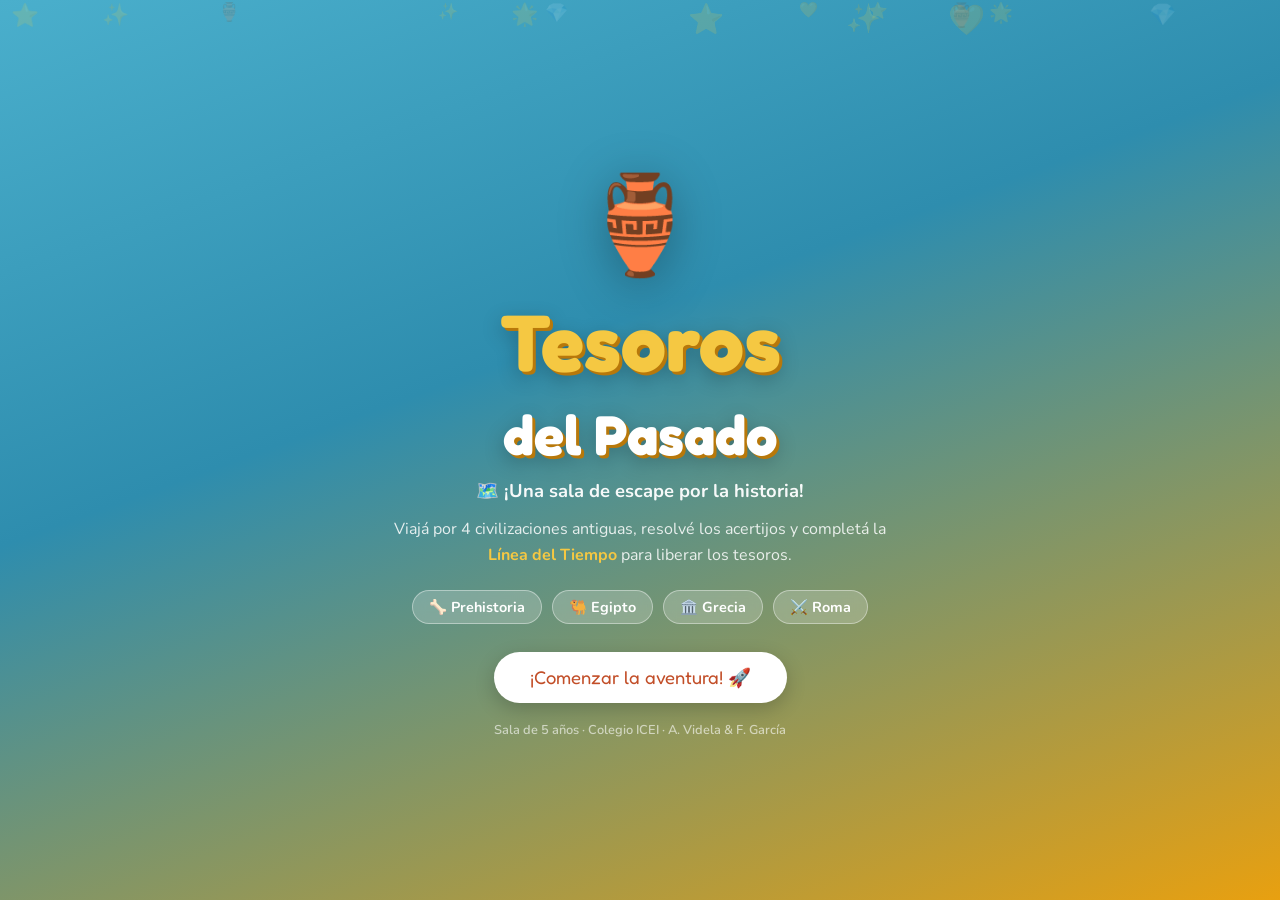
<file: escaperoom/index.html>
<!DOCTYPE html>
<html lang="es">
<head>
  <meta charset="UTF-8" />
  <meta name="viewport" content="width=device-width, initial-scale=1.0" />
  <title>🏺 Sala de Escape — Tesoros del Pasado</title>
  <link rel="stylesheet" href="styles.css" />
  <link rel="preconnect" href="https://fonts.googleapis.com" />
  <link rel="preconnect" href="https://fonts.gstatic.com" crossorigin />
  <link href="https://fonts.googleapis.com/css2?family=Fredoka+One&family=Nunito:wght@400;600;700;800&display=swap" rel="stylesheet" />
</head>
<body>

<!-- ══════════════════════════════════════════
     PANTALLA: INTRO
══════════════════════════════════════════ -->
<div id="screen-intro" class="screen active">
  <div class="particles" id="intro-particles"></div>
  <div class="intro-wrap">
    <div class="chest-anim">🏺</div>
    <h1 class="logo-title">Tesoros<br/><span>del Pasado</span></h1>
    <p class="intro-subtitle">🗺️ ¡Una sala de escape por la historia!</p>
    <p class="intro-desc">
      Viajá por 4 civilizaciones antiguas, resolvé los acertijos
      y completá la <strong>Línea del Tiempo</strong> para liberar los tesoros.
    </p>
    <div class="intro-civs">
      <span>🦴 Prehistoria</span>
      <span>🐫 Egipto</span>
      <span>🏛️ Grecia</span>
      <span>⚔️ Roma</span>
    </div>
    <button class="btn-primary" onclick="Game.start()">¡Comenzar la aventura! 🚀</button>
    <p class="school-tag">Sala de 5 años · Colegio ICEI · A. Videla &amp; F. García</p>
  </div>
</div>

<!-- ══════════════════════════════════════════
     PANTALLA: JUEGO
══════════════════════════════════════════ -->
<div id="screen-game" class="screen" style="display:none">

  <!-- HUD top -->
  <div class="hud">
    <div class="hud-level">
      <span class="hud-emoji" id="hud-emoji">🦴</span>
      <span id="hud-civ">Prehistoria</span>
    </div>
    <div class="hud-progress">
      <span id="hud-q">Acertijo 1 / 3</span>
      <div class="hud-dots" id="hud-dots"></div>
    </div>
    <button class="btn-timeline-peek" onclick="Timeline.toggle()">⏳ Línea del Tiempo</button>
  </div>

  <!-- TIMELINE drawer -->
  <div class="timeline-drawer" id="timeline-drawer">
    <div class="timeline-inner">
      <h3>🗺️ Tu línea del tiempo</h3>
      <div class="tl-track" id="tl-track"></div>
    </div>
  </div>

  <!-- PUZZLE STAGE -->
  <div class="stage" id="stage"></div>

  <!-- FEEDBACK overlay -->
  <div class="feedback-overlay hidden" id="feedback-overlay">
    <div class="feedback-box" id="feedback-box">
      <div class="feedback-emoji" id="feedback-emoji"></div>
      <p class="feedback-msg" id="feedback-msg"></p>
      <button class="btn-primary" id="feedback-btn">Siguiente →</button>
    </div>
  </div>

</div>

<!-- ══════════════════════════════════════════
     PANTALLA: TRANSICIÓN DE NIVEL
══════════════════════════════════════════ -->
<div id="screen-level" class="screen" style="display:none">
  <div class="level-wrap">

    <div class="level-badge-wrap">
      <div class="level-badge-ring"></div>
      <div class="level-badge" id="level-badge">🦴</div>
    </div>

    <h2 class="level-title" id="level-title">¡Nivel completado!</h2>
    <p class="level-subtitle" id="level-subtitle">Desbloqueaste un nuevo tesoro en la línea del tiempo</p>
    <p class="level-fact" id="level-fact"></p>

    <!-- Línea del tiempo progresiva -->
    <div class="level-timeline-wrap">
      <h3 class="ltl-heading">🗺️ Línea del Tiempo</h3>
      <div class="level-timeline" id="level-timeline"></div>
    </div>

    <button class="btn-level-next" id="level-next-btn" onclick="Game.goNextLevel()">
      <span id="level-next-label">¡Siguiente civilización!</span>
      <span id="level-next-emoji" class="btn-next-emoji">→</span>
    </button>

  </div>
</div>

<!-- ══════════════════════════════════════════
     PANTALLA: VICTORIA
══════════════════════════════════════════ -->
<div id="screen-win" class="screen" style="display:none">
  <div class="win-wrap">
    <div class="win-trophy">🏆</div>
    <h2 class="win-title">¡Felicitaciones!<br/>¡Liberaste todos los tesoros!</h2>
    <p class="win-sub">Completaste la Línea del Tiempo de la humanidad 🌍</p>

    <div class="win-timeline">
      <div class="wtl-item"><span class="wtl-dot">🦴</span><div><strong>Prehistoria</strong><em>Los primeros humanos</em></div></div>
      <div class="wtl-connector"></div>
      <div class="wtl-item"><span class="wtl-dot">🐫</span><div><strong>Antiguo Egipto</strong><em>Faraones y pirámides</em></div></div>
      <div class="wtl-connector"></div>
      <div class="wtl-item"><span class="wtl-dot">🏛️</span><div><strong>Grecia</strong><em>Dioses y filósofos</em></div></div>
      <div class="wtl-connector"></div>
      <div class="wtl-item"><span class="wtl-dot">⚔️</span><div><strong>Roma</strong><em>Emperadores y coliseos</em></div></div>
    </div>

    <button class="btn-primary" onclick="Game.restart()">🔄 Jugar de nuevo</button>
    <p class="school-tag">Sala de 5 · Colegio ICEI · 2025</p>
  </div>
</div>

<script src="puzzles.js"></script>
<script src="script.js"></script>
</body>
</html>
</file>
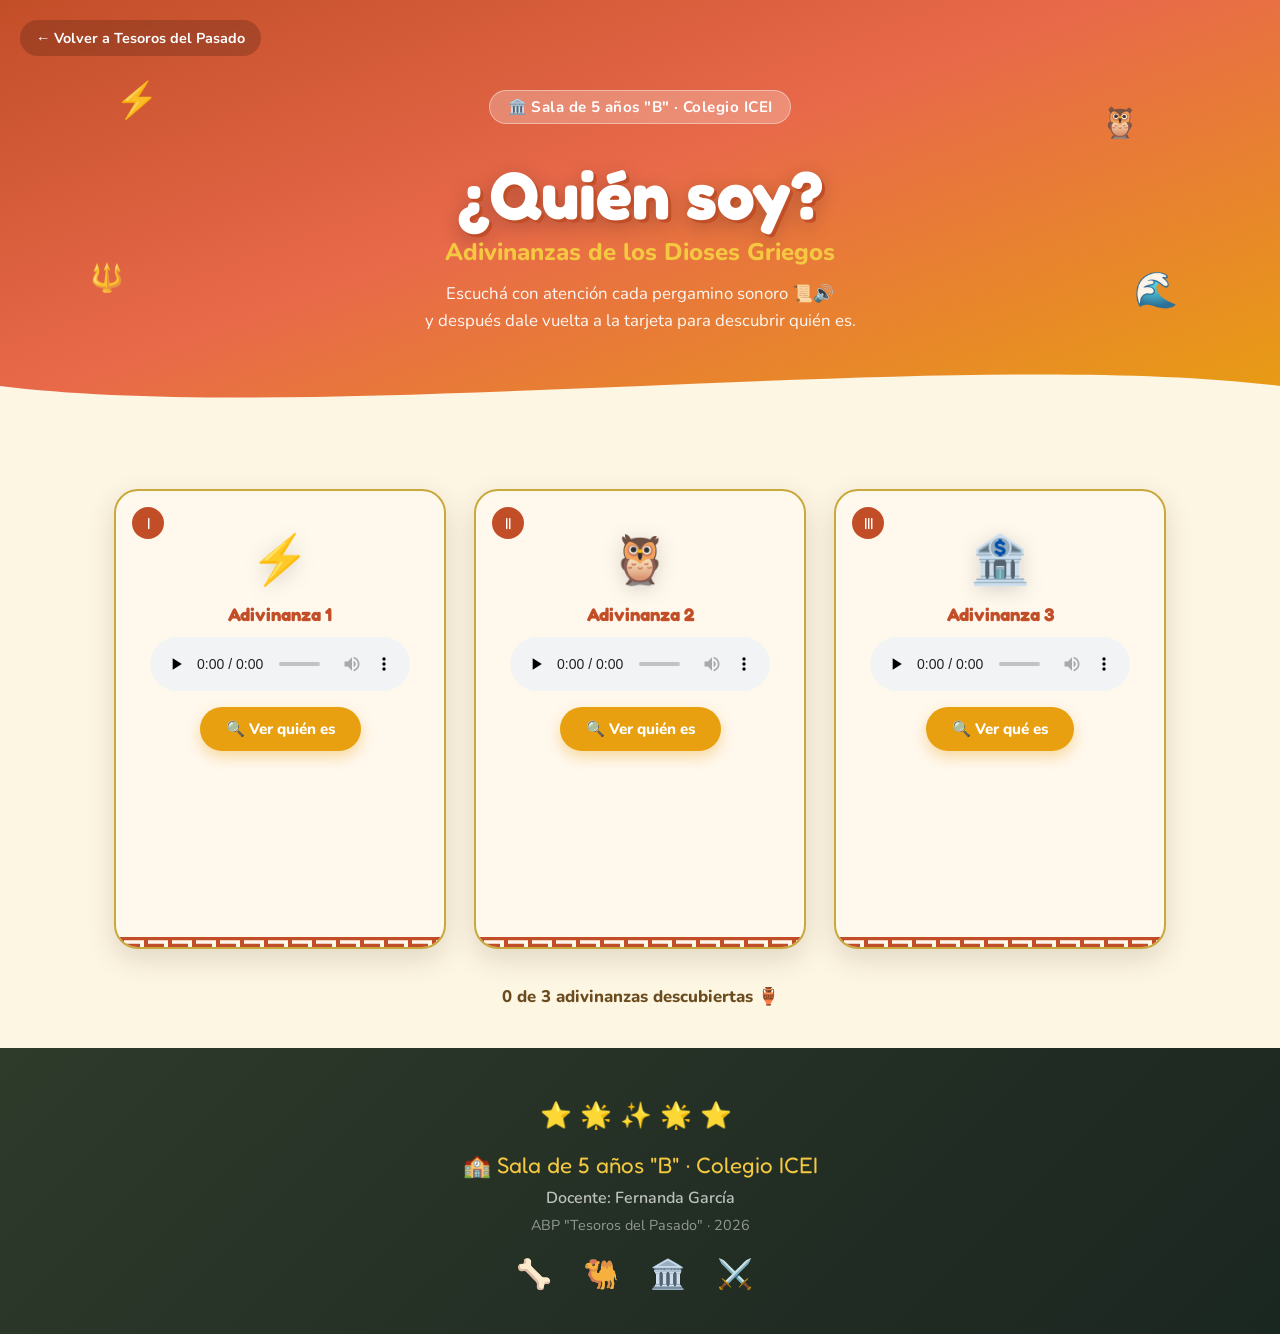
<file: grecia/adivinanzas.html>
<!DOCTYPE html>
<html lang="es">
<head>
  <meta charset="UTF-8" />
  <meta name="viewport" content="width=device-width, initial-scale=1.0" />
  <title>Adivinanzas de los Dioses · Tesoros del Pasado · ICEI</title>
  <link rel="stylesheet" href="../styles.css" />
  <link rel="stylesheet" href="adivinanzas-styles.css" />
  <link rel="preconnect" href="https://fonts.googleapis.com" />
  <link rel="preconnect" href="https://fonts.gstatic.com" crossorigin />
  <link href="https://fonts.googleapis.com/css2?family=Fredoka+One&family=Nunito:wght@400;600;700;800&display=swap" rel="stylesheet" />
</head>
<body class="adiv-body">

  <!-- Partículas de fondo (mismo efecto que la landing) -->
  <div class="particles" id="particles"></div>

  <!-- MINI HERO -->
  <header class="adiv-hero">
    <a href="../index.html" class="adiv-back">← Volver a Tesoros del Pasado</a>

    <div class="adiv-hero-deco deco-a">⚡</div>
    <div class="adiv-hero-deco deco-b">🦉</div>
    <div class="adiv-hero-deco deco-c">🔱</div>
    <div class="adiv-hero-deco deco-d">🌊</div>

    <div class="adiv-hero-content">
      <p class="school-tag">🏛️ Sala de 5 años "B" · Colegio ICEI</p>
      <h1 class="adiv-title">
        <span>¿Quién soy?</span>
        <span class="adiv-title-sub">Adivinanzas de los Dioses Griegos</span>
      </h1>
      <p class="adiv-subtitle">
        Escuchá con atención cada pergamino sonoro 📜🔊<br/>
        y después dale vuelta a la tarjeta para descubrir quién es.
      </p>
    </div>

    <div class="wave-divider">
      <svg viewBox="0 0 1440 80" preserveAspectRatio="none" xmlns="http://www.w3.org/2000/svg">
        <path d="M0,40 C360,80 1080,0 1440,40 L1440,80 L0,80 Z" fill="var(--bg-main)"/>
      </svg>
    </div>
  </header>

  <!-- GRID DE ADIVINANZAS -->
  <main class="adiv-main">
    <div class="container">

      <div class="adiv-grid">

        <!-- ADIVINANZA 1 · ZEUS -->
        <div class="riddle-card" data-riddle="1">
          <div class="riddle-inner">

            <div class="riddle-face riddle-front">
              <div class="riddle-number">I</div>
              <span class="riddle-icon">⚡</span>
              <h2 class="riddle-label">Adivinanza 1</h2>
                   <audio class="riddle-audio" controls preload="none">
                <source src="zeus.mp3" type="audio/mpeg" />
              </audio>
              <button type="button" class="riddle-flip-btn">
                <span>🔍 Ver quién es</span>
              </button>
            </div>

            <div class="riddle-face riddle-back">
              <div class="riddle-img-carousel">
                <div class="riddle-img-track">
                  <img src="Zeus.jpeg" alt="Dibujo de Zeus - producción 1" class="riddle-carousel-img active" />
                  <img src="Zeus2.jpeg" alt="Dibujo de Zeus - producción 2" class="riddle-carousel-img" />
                </div>
                <button type="button" class="riddle-carousel-btn prev" aria-label="Dibujo anterior">‹</button>
                <button type="button" class="riddle-carousel-btn next" aria-label="Dibujo siguiente">›</button>
                <div class="riddle-carousel-dots">
                  <button type="button" class="riddle-dot-btn active" data-index="0" aria-label="Ver dibujo 1"></button>
                  <button type="button" class="riddle-dot-btn" data-index="1" aria-label="Ver dibujo 2"></button>
                </div>
              </div>
              <h3 class="riddle-answer-name">¡Soy Zeus! ⚡</h3>
              <p class="riddle-answer-fact">Dios del cielo y el trueno, rey del Olimpo.</p>
              <button type="button" class="riddle-flip-btn riddle-flip-back">
                <span>↩ Volver</span>
              </button>
            </div>

          </div>
        </div>

        <!-- ADIVINANZA 2 · ATENEA -->
        <div class="riddle-card" data-riddle="2">
          <div class="riddle-inner">

            <div class="riddle-face riddle-front">
              <div class="riddle-number">II</div>
              <span class="riddle-icon">🦉</span>
              <h2 class="riddle-label">Adivinanza 2</h2>
             
              <audio class="riddle-audio" controls preload="none">
                <source src="Atenea.mp4" type="audio/mpeg" />
              </audio>
              <button type="button" class="riddle-flip-btn">
                <span>🔍 Ver quién es</span>
              </button>
            </div>

           <div class="riddle-face riddle-back">
              <div class="riddle-img-carousel">
                <div class="riddle-img-track">
                  <img src="atenea.jpeg" alt="Dibujo de Zeus - producción 1" class="riddle-carousel-img active" />
                  <img src="Atenea2.jpeg" alt="Dibujo de Zeus - producción 2" class="riddle-carousel-img" />
                </div>
                <button type="button" class="riddle-carousel-btn prev" aria-label="Dibujo anterior">‹</button>
                <button type="button" class="riddle-carousel-btn next" aria-label="Dibujo siguiente">›</button>
                <div class="riddle-carousel-dots">
                  <button type="button" class="riddle-dot-btn active" data-index="0" aria-label="Ver dibujo 1"></button>
                  <button type="button" class="riddle-dot-btn" data-index="1" aria-label="Ver dibujo 2"></button>
                </div>
              </div>
              <h3 class="riddle-answer-name">¡Soy Atenea! 🦉</h3>
              <p class="riddle-answer-fact">Diosa de la sabiduría y la estrategia.</p>
              <button type="button" class="riddle-flip-btn riddle-flip-back">
                <span>↩ Volver</span>
              </button>
            </div>

          </div>
        </div>

        <!-- ADIVINANZA 3 · PARTENÓN -->
        <div class="riddle-card" data-riddle="2">
          <div class="riddle-inner">

            <div class="riddle-face riddle-front">
              <div class="riddle-number">III</div>
              <span class="riddle-icon">🏦</span>
              <h2 class="riddle-label">Adivinanza 3</h2>
             
              <audio class="riddle-audio" controls preload="none">
                <source src="Partenon.mp4" type="audio/mpeg" />
              </audio>
              <button type="button" class="riddle-flip-btn">
                <span>🔍 Ver qué es</span>
              </button>
            </div>

           <div class="riddle-face riddle-back">
              <div class="riddle-img-carousel">
                <div class="riddle-img-track">
                   <!-- agregar imagenessssssssssss PARTENÓN -->
                  <img src="partenon.jpeg" alt="Maqueta Partenon" class="riddle-carousel-img active" />
                  <img src="partenon2.jpeg" alt="Maqueta Partenon" class="riddle-carousel-img active" />
                </div>
                <button type="button" class="riddle-carousel-btn prev" aria-label="Dibujo anterior">‹</button>
                <button type="button" class="riddle-carousel-btn next" aria-label="Dibujo siguiente">›</button>
                <div class="riddle-carousel-dots">
                  <button type="button" class="riddle-dot-btn active" data-index="0" aria-label="Ver dibujo 1"></button>
                  <button type="button" class="riddle-dot-btn" data-index="1" aria-label="Ver dibujo 2"></button>
                </div>
              </div>
              <h3 class="riddle-answer-name">¡El Partenón! 🏦</h3>
              <p class="riddle-answer-fact">Templo griego.</p>
              <button type="button" class="riddle-flip-btn riddle-flip-back">
                <span>↩ Volver</span>
              </button>
            </div>

          </div>
        </div>


 
        </div>

      </div>

      <p class="adiv-progress" id="adivProgress">0 de 4 adivinanzas descubiertas 🏺</p>

    </div>
  </main>

  <!-- FOOTER -->
  <footer class="footer">
    <div class="container">
      <div class="footer-stars">⭐🌟✨🌟⭐</div>
      <p class="footer-school">🏫 Sala de 5 años "B" · Colegio ICEI</p>
      <p class="footer-teachers">Docente: Fernanda García</p>
      <p class="footer-year">ABP "Tesoros del Pasado" · 2026</p>
      <div class="footer-emojis">🦴 🐫 🏛️ ⚔️</div>
    </div>
  </footer>

  <script src="adivinanzas-script.js"></script>
</body>
</html>
</file>
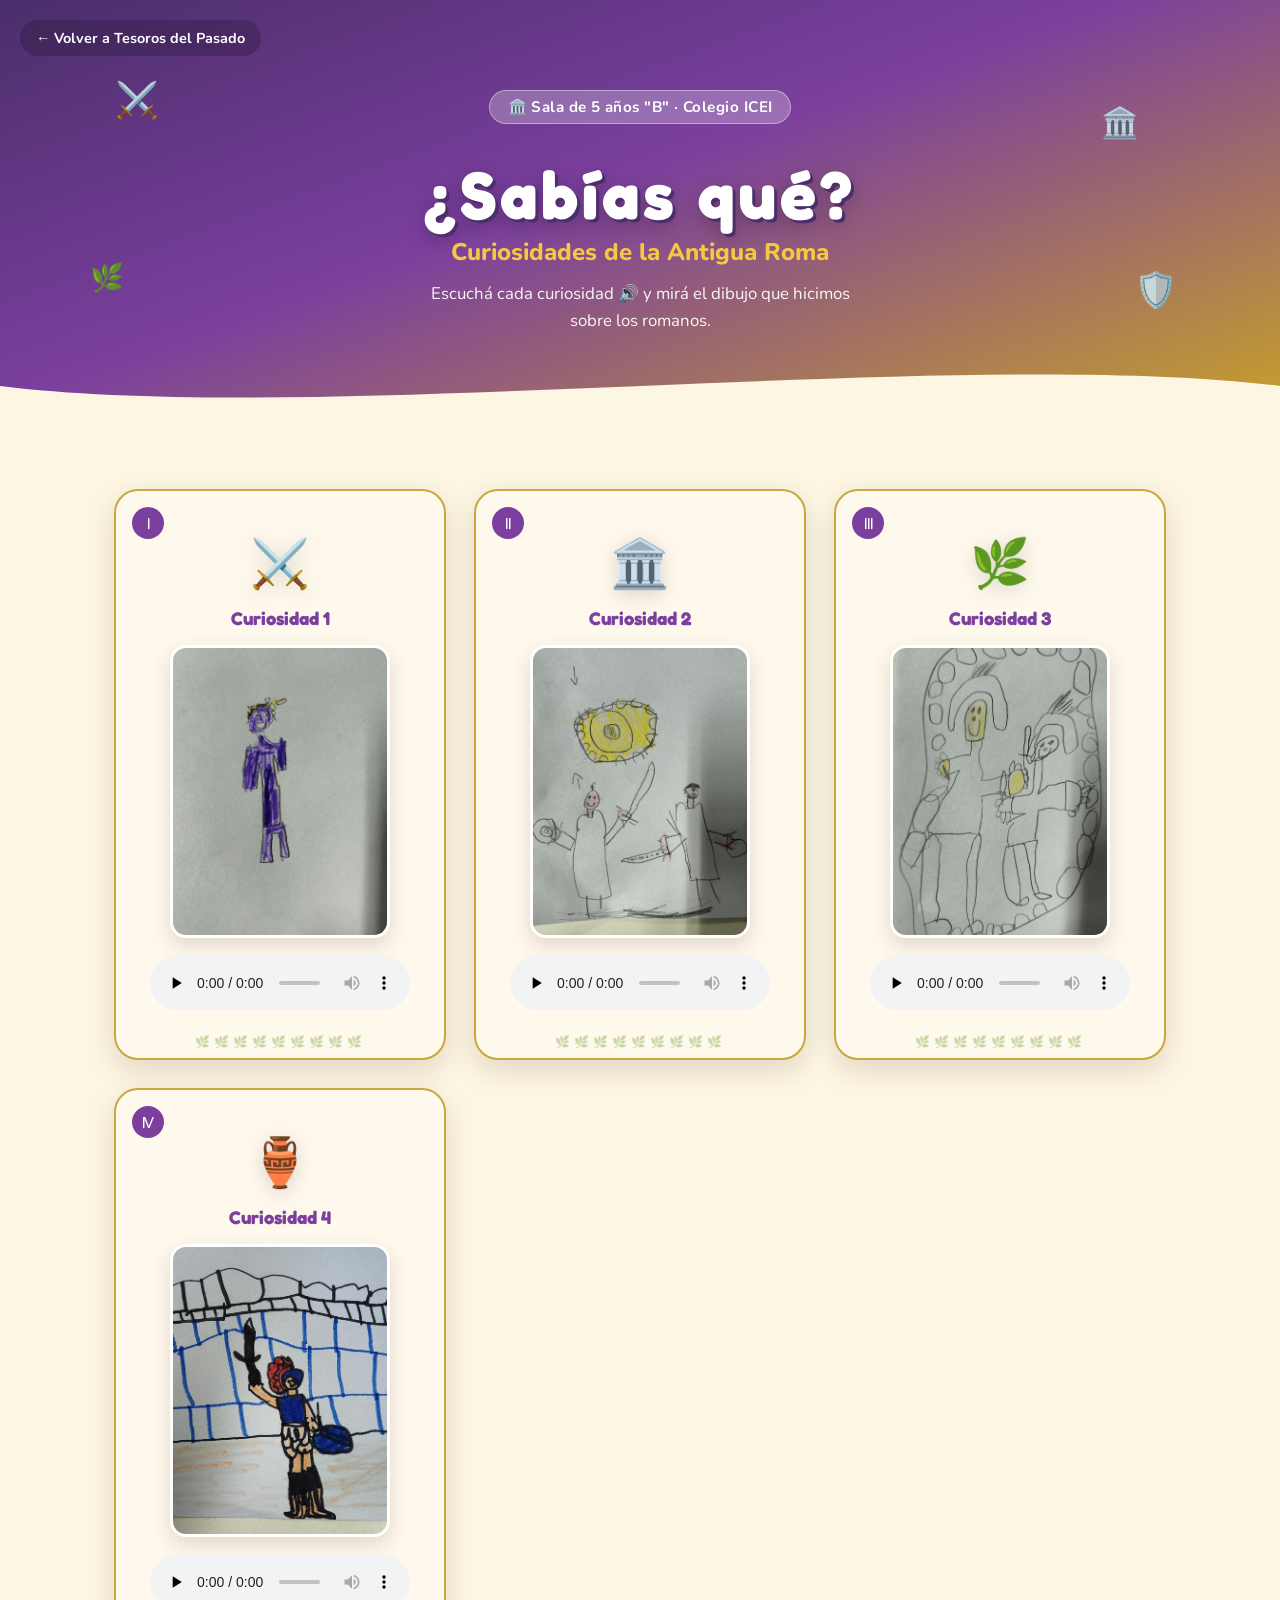
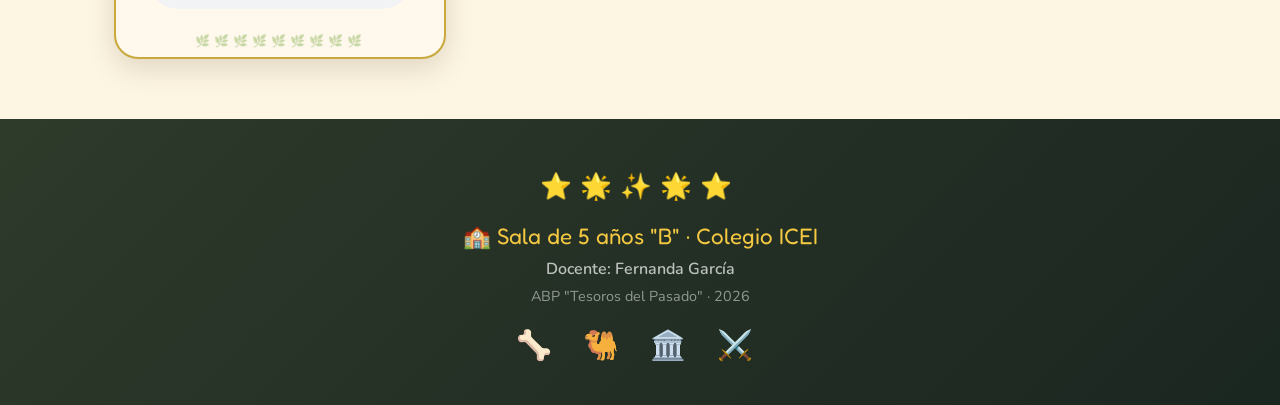
<file: roma/curiosidades.html>
<!DOCTYPE html>
<html lang="es">
<head>
  <meta charset="UTF-8" />
  <meta name="viewport" content="width=device-width, initial-scale=1.0" />
  <title>Curiosidades de Roma · Tesoros del Pasado · ICEI</title>
  <link rel="stylesheet" href="../styles.css" />
  <link rel="stylesheet" href="curiosidades-styles.css" />
  <link rel="preconnect" href="https://fonts.googleapis.com" />
  <link rel="preconnect" href="https://fonts.gstatic.com" crossorigin />
  <link href="https://fonts.googleapis.com/css2?family=Fredoka+One&family=Nunito:wght@400;600;700;800&display=swap" rel="stylesheet" />
</head>
<body class="roma-body">

  <!-- Partículas de fondo (mismo efecto que la landing) -->
  <div class="particles" id="particles"></div>

  <!-- MINI HERO -->
  <header class="roma-hero">
    <a href="../index.html" class="roma-back">← Volver a Tesoros del Pasado</a>

    <div class="roma-hero-deco deco-a">⚔️</div>
    <div class="roma-hero-deco deco-b">🏛️</div>
    <div class="roma-hero-deco deco-c">🌿</div>
    <div class="roma-hero-deco deco-d">🛡️</div>

    <div class="roma-hero-content">
      <p class="school-tag">🏛️ Sala de 5 años "B" · Colegio ICEI</p>
      <h1 class="roma-title">
        <span>¿Sabías qué?</span>
        <span class="roma-title-sub">Curiosidades de la Antigua Roma</span>
      </h1>
      <p class="roma-subtitle">
        Escuchá cada curiosidad 🔊 y mirá el dibujo que hicimos<br/>
        sobre los romanos.
      </p>
    </div>

    <div class="wave-divider">
      <svg viewBox="0 0 1440 80" preserveAspectRatio="none" xmlns="http://www.w3.org/2000/svg">
        <path d="M0,40 C360,80 1080,0 1440,40 L1440,80 L0,80 Z" fill="var(--bg-main)"/>
      </svg>
    </div>
  </header>

  <!-- GRID DE CURIOSIDADES -->
  <main class="roma-main">
    <div class="container">

      <div class="roma-grid">

        <!-- CURIOSIDAD 1 -->
        <div class="curio-card">
          <div class="curio-number">I</div>
          <span class="curio-icon">⚔️</span>
          <h2 class="curio-label">Curiosidad 1</h2>
          <img src="curiosidad1.jpeg" alt="Dibujo de un alumno sobre los romanos" class="curio-img" />
          <audio class="curio-audio" controls preload="none">
            <source src="curiosidades1.mp3" type="audio/mpeg" />
          </audio>
        </div>

        <!-- CURIOSIDAD 2 -->
        <div class="curio-card">
          <div class="curio-number">II</div>
          <span class="curio-icon">🏛️</span>
          <h2 class="curio-label">Curiosidad 2</h2>
          <img src="curiosidad2.jpeg" alt="Dibujo de un alumno sobre los romanos" class="curio-img" />
          <audio class="curio-audio" controls preload="none">
            <source src="curiosidades2.mp3" type="audio/mpeg" />
          </audio>
        </div>

        <!-- CURIOSIDAD 3 -->
        <div class="curio-card">
          <div class="curio-number">III</div>
          <span class="curio-icon">🌿</span>
          <h2 class="curio-label">Curiosidad 3</h2>
          <img src="curiosidad3.jpeg" alt="Dibujo de un alumno sobre los romanos" class="curio-img" />
          <audio class="curio-audio" controls preload="none">
            <source src="curiosidades3.mp3" type="audio/mpeg" />
          </audio>
        </div>

        <!-- CURIOSIDAD 4 -->
        <div class="curio-card">
          <div class="curio-number">IV</div>
          <span class="curio-icon">🏺</span>
          <h2 class="curio-label">Curiosidad 4</h2>
          <img src="curiosidades4.jpg" alt="Dibujo de un alumno sobre los romanos" class="curio-img" />
          <audio class="curio-audio" controls preload="none">
            <source src="curiosidades4.mp3" type="audio/mpeg" />
          </audio>
        </div>

      </div>

    </div>
  </main>

  <!-- FOOTER -->
  <footer class="footer">
    <div class="container">
      <div class="footer-stars">⭐🌟✨🌟⭐</div>
      <p class="footer-school">🏫 Sala de 5 años "B" · Colegio ICEI</p>
      <p class="footer-teachers">Docente: Fernanda García</p>
      <p class="footer-year">ABP "Tesoros del Pasado" · 2026</p>
      <div class="footer-emojis">🦴 🐫 🏛️ ⚔️</div>
    </div>
  </footer>

  <script src="curiosidades-script.js"></script>
</body>
</html>
</file>
<file: escaperoom/styles.css>
/* ============================================
   TESOROS DEL PASADO — Sala de Escape
   styles.css — versión con íconos visuales
   ============================================ */

:root {
  --bg:          #FDF6E3;
  --gold:        #E8A010;
  --gold-light:  #F5C842;
  --gold-dark:   #B8780A;
  --terracota:   #C24E28;
  --sky:         #4AAFCC;
  --jungle:      #3A8F5C;
  --sand:        #F2D98A;
  --text:        #3D2B0F;
  --text-soft:   #6B4C1E;
  --white:       #FFFFFF;
  --shadow:      rgba(61,43,15,.16);
  --accent:      #7B5E3A;
  --accent-light:#F5ECD7;
  --radius:      20px;
  --radius-sm:   12px;
  --radius-img:  14px;
}

*,*::before,*::after{box-sizing:border-box;margin:0;padding:0;}
html{scroll-behavior:smooth;}
body{font-family:'Nunito',sans-serif;background:var(--bg);color:var(--text);min-height:100vh;overflow-x:hidden;}
button{cursor:pointer;border:none;font-family:inherit;}
img{display:block;}

.screen{display:none;}
.screen.active{display:block;}
.hidden{display:none!important;}

/* ── Particles ────────────────────────────── */
.particles{position:fixed;inset:0;pointer-events:none;z-index:0;overflow:hidden;}
.particle{position:absolute;opacity:.15;animation:floatP linear infinite;}
@keyframes floatP{
  0%  {transform:translateY(110vh) rotate(0deg);  opacity:0;}
  10% {opacity:.15;}
  90% {opacity:.15;}
  100%{transform:translateY(-10vh) rotate(360deg);opacity:0;}
}

/* ── Intro Screen ────────────────────────── */
#screen-intro{
  min-height:100vh;display:flex;align-items:center;justify-content:center;
  background:linear-gradient(160deg,#4AAFCC 0%,#2E8DAE 40%,#E8A010 100%);
  position:relative;
}
.intro-wrap{position:relative;z-index:1;text-align:center;padding:40px 24px;max-width:560px;width:100%;}
.chest-anim{font-size:6rem;display:block;animation:chestBounce 2s ease-in-out infinite;filter:drop-shadow(0 8px 24px rgba(0,0,0,.3));margin-bottom:8px;}
@keyframes chestBounce{0%,100%{transform:translateY(0) scale(1);}50%{transform:translateY(-12px) scale(1.07);}}
.logo-title{font-family:'Fredoka One',cursive;font-size:clamp(2.8rem,9vw,5rem);color:var(--gold-light);text-shadow:3px 3px 0 var(--gold-dark),0 6px 20px rgba(0,0,0,.25);line-height:1.05;margin-bottom:10px;}
.logo-title span{color:#fff;font-size:.7em;}
.intro-subtitle{font-size:1.15rem;color:rgba(255,255,255,.95);font-weight:700;margin-bottom:14px;}
.intro-desc{font-size:1rem;color:rgba(255,255,255,.85);line-height:1.6;margin-bottom:22px;}
.intro-desc strong{color:var(--gold-light);}
.intro-civs{display:flex;flex-wrap:wrap;justify-content:center;gap:10px;margin-bottom:28px;}
.intro-civs span{background:rgba(255,255,255,.2);color:#fff;font-weight:700;font-size:.9rem;padding:6px 16px;border-radius:50px;border:1px solid rgba(255,255,255,.4);backdrop-filter:blur(6px);}
.school-tag{margin-top:18px;font-size:.8rem;color:rgba(255,255,255,.6);font-weight:600;}

/* ── Buttons ─────────────────────────────── */
.btn-primary{display:inline-block;background:var(--white);color:var(--terracota);font-family:'Fredoka One',cursive;font-size:1.15rem;padding:14px 36px;border-radius:50px;box-shadow:0 6px 20px rgba(0,0,0,.2);transition:transform .2s,box-shadow .2s;text-decoration:none;border:none;}
.btn-primary:hover{transform:translateY(-3px) scale(1.03);box-shadow:0 10px 28px rgba(0,0,0,.22);}
.btn-primary:active{transform:translateY(1px);}

/* ── HUD ─────────────────────────────────── */
.hud{
  position:sticky;top:0;z-index:50;
  background:linear-gradient(90deg,#1A2620 0%,#2E3A2A 100%);
  color:#fff;display:flex;align-items:center;justify-content:space-between;
  gap:12px;padding:10px 20px;box-shadow:0 2px 12px rgba(0,0,0,.25);
  flex-wrap:wrap;transition:background .5s;
}
.hud-level{display:flex;align-items:center;gap:8px;font-family:'Fredoka One',cursive;font-size:1.1rem;}
.hud-emoji{font-size:1.5rem;}
.hud-progress{display:flex;flex-direction:column;align-items:center;gap:4px;font-size:.85rem;color:rgba(255,255,255,.7);}
.hud-dots{display:flex;gap:6px;}
.hud-dot{width:12px;height:12px;border-radius:50%;background:rgba(255,255,255,.2);transition:background .3s;}
.hud-dot.active{background:var(--gold-light);}
.hud-dot.done{background:var(--jungle);}
.btn-timeline-peek{background:rgba(255,255,255,.12);color:#fff;font-family:'Fredoka One',cursive;font-size:.9rem;padding:7px 16px;border-radius:50px;border:1px solid rgba(255,255,255,.25);transition:background .2s;}
.btn-timeline-peek:hover{background:rgba(255,255,255,.22);}

/* ── Timeline drawer ─────────────────────── */
.timeline-drawer{position:fixed;top:0;right:-340px;width:320px;height:100vh;background:#1A2620;color:#fff;z-index:200;transition:right .35s ease;overflow-y:auto;box-shadow:-4px 0 24px rgba(0,0,0,.35);}
.timeline-drawer.open{right:0;}
.timeline-inner{padding:24px 20px;}
.timeline-inner h3{font-family:'Fredoka One',cursive;font-size:1.3rem;color:var(--gold-light);margin-bottom:24px;text-align:center;}
.tl-track{display:flex;flex-direction:column;gap:0;}
.tl-item-drawer{display:flex;align-items:flex-start;gap:14px;padding:14px 0;border-bottom:1px solid rgba(255,255,255,.08);}
.tli-dot{width:52px;height:52px;border-radius:50%;display:flex;align-items:center;justify-content:center;font-size:1.6rem;flex-shrink:0;transition:all .4s;border:3px solid;}
.tli-dot.locked{background:rgba(255,255,255,.06);border-color:rgba(255,255,255,.15);filter:grayscale(1);opacity:.45;}
.tli-dot.unlocked{background:var(--gold-dark);border-color:var(--gold-light);opacity:1;box-shadow:0 0 14px rgba(245,200,66,.5);}
.tli-dot.pulse{animation:tlPulse .6s ease;}
@keyframes tlPulse{0%,100%{transform:scale(1);}50%{transform:scale(1.25);}}
.tli-body{flex:1;}
.tli-body strong{display:block;font-weight:800;font-size:.95rem;margin-bottom:4px;}
.tli-fact{font-size:.8rem;color:rgba(255,255,255,.65);line-height:1.5;}
.tli-locked{font-size:.8rem;color:rgba(255,255,255,.3);}

/* ── Stage ───────────────────────────────── */
.stage{min-height:calc(100vh - 60px);display:flex;align-items:flex-start;justify-content:center;padding:24px 16px 60px;}
.puzzle-card{background:#fff;border-radius:var(--radius);box-shadow:0 8px 36px var(--shadow);padding:28px 24px;max-width:800px;width:100%;border-top:6px solid var(--accent);}
.puzzle-instruction{font-size:.85rem;font-weight:800;letter-spacing:.06em;text-transform:uppercase;color:var(--accent);margin-bottom:10px;}
.puzzle-question{font-size:1.1rem;font-weight:700;color:var(--text);line-height:1.55;margin-bottom:22px;}
.puzzle-body{width:100%;}

/* ── imgChoice ───────────────────────────── */
.img-choice-grid{display:grid;grid-template-columns:repeat(auto-fit,minmax(150px,1fr));gap:16px;}
.img-choice-btn{
  background:#f9f5ec;border:3px solid #e8dcc0;border-radius:var(--radius);
  padding:12px 10px;display:flex;flex-direction:column;align-items:center;gap:10px;
  transition:border-color .2s,transform .2s,box-shadow .2s;
}
.img-choice-btn img{width:100%;max-width:130px;height:120px;object-fit:contain;border-radius:var(--radius-img);transition:transform .2s;}
.img-choice-btn span{font-weight:800;font-size:.9rem;color:var(--text);}
.img-choice-btn:hover:not(:disabled){border-color:var(--accent);transform:translateY(-4px) scale(1.03);box-shadow:0 8px 20px var(--shadow);}
.img-choice-btn:hover:not(:disabled) img{transform:scale(1.06);}
.img-choice-btn.correct{border-color:#28a745;background:#d4edda;}
.img-choice-btn.wrong{border-color:#dc3545;background:#f8d7da;}
.img-choice-btn.correct-hint{border-color:#28a745;background:#d4edda;opacity:.8;}
.img-choice-btn:disabled{cursor:default;}

/* ── imgOrder ────────────────────────────── */
.img-order-wrap{
  display:grid;
  grid-template-columns:repeat(auto-fit,minmax(140px,1fr));
  gap:14px;
  margin-bottom:18px;
}
.img-order-item{
  background:#f9f5ec;border:2px solid #e8dcc0;border-radius:var(--radius);
  padding:12px 8px;display:flex;flex-direction:column;align-items:center;gap:8px;
  cursor:grab;user-select:none;touch-action:none;
  transition:box-shadow .2s,transform .2s,opacity .2s;
}
.img-order-item img{width:100%;max-width:110px;height:100px;object-fit:contain;border-radius:var(--radius-img);pointer-events:none;}
.img-order-item span{font-weight:700;font-size:.82rem;color:var(--text);text-align:center;line-height:1.3;pointer-events:none;}
.img-order-item:active,.img-order-item.dragging{cursor:grabbing;opacity:.5;box-shadow:0 10px 28px var(--shadow);}
.img-order-item:hover:not(.dragging){border-color:var(--accent);transform:translateY(-2px);}
.order-confirm{margin-top:4px;display:block;width:100%;}

/* ── imgDrag ─────────────────────────────── */
.img-drag-wrap{display:flex;flex-direction:column;gap:16px;margin-bottom:16px;}
.img-drag-pool{
  display:flex;flex-wrap:wrap;gap:12px;
  background:#f9f5ec;border:2px dashed #e8dcc0;border-radius:var(--radius);padding:16px;min-height:90px;
}
.img-drag-chip{
  background:#fff;border:2px solid #e8dcc0;border-radius:var(--radius);
  padding:10px 10px 8px;display:flex;flex-direction:column;align-items:center;gap:7px;
  cursor:grab;user-select:none;touch-action:none;
  transition:box-shadow .2s,transform .2s;width:120px;
}
.img-drag-chip img{width:88px;height:80px;object-fit:contain;border-radius:var(--radius-img);pointer-events:none;}
.img-drag-chip span{font-weight:700;font-size:.78rem;color:var(--text);text-align:center;pointer-events:none;}
.img-drag-chip:hover,.img-drag-chip.dragging{box-shadow:0 6px 18px var(--shadow);transform:scale(1.06) rotate(-2deg);border-color:var(--accent);}
.img-drag-zone{
  min-height:130px;border:3px dashed var(--gold);border-radius:var(--radius);
  background:#fffbee;display:flex;flex-wrap:wrap;gap:10px;padding:16px;
  transition:background .2s,border-color .2s;align-content:flex-start;
}
.img-drag-zone.drag-over{background:#fff5cc;border-color:var(--gold-dark);}
.zone-label{width:100%;font-family:'Fredoka One',cursive;font-size:1rem;color:var(--gold-dark);text-align:center;margin-bottom:6px;line-height:1.4;}
.zone-label small{font-family:'Nunito',sans-serif;font-size:.75rem;font-weight:600;opacity:.7;}
.drag-confirm{display:block;width:100%;}

/* ── imgMatch ────────────────────────────── */
.img-match-wrap{display:grid;grid-template-columns:1fr auto 1fr;gap:14px;align-items:start;}
.match-col{display:flex;flex-direction:column;gap:10px;}
.img-match-btn{
  background:#f9f5ec;border:2px solid #e8dcc0;border-radius:var(--radius);
  padding:10px 12px;display:flex;flex-direction:column;align-items:center;gap:6px;
  font-weight:700;font-size:.85rem;color:var(--text);text-align:center;
  transition:all .18s;
}
.left-img-btn img{width:80px;height:72px;object-fit:contain;border-radius:var(--radius-img);}
.left-img-btn span{font-size:.8rem;}
.right-text-btn{padding:14px 10px;font-size:.9rem;justify-content:center;}
.img-match-btn:hover:not(.matched):not(:disabled){border-color:var(--accent);background:var(--accent-light);}
.img-match-btn.selected{border-color:var(--accent);background:var(--accent-light);transform:scale(1.04);}
.img-match-btn.matched{border-color:#28a745;background:#d4edda;color:#155724;pointer-events:none;}
.img-match-btn.wrong-flash{border-color:#dc3545;background:#f8d7da;animation:shake .4s;}
.match-arrow{font-size:1.5rem;display:flex;align-items:center;justify-content:center;padding-top:6px;}

/* ── Text input ──────────────────────────── */
.text-wrap{display:flex;flex-direction:column;gap:14px;}
.text-input{width:100%;padding:14px 18px;border:2px solid #e8dcc0;border-radius:var(--radius-sm);font-family:'Nunito',sans-serif;font-size:1.1rem;font-weight:700;color:var(--text);background:#f9f5ec;outline:none;transition:border-color .2s;}
.text-input:focus{border-color:var(--accent);}
.text-input.correct{border-color:#28a745;background:#d4edda;}
.text-input.wrong{border-color:#dc3545;background:#f8d7da;animation:shake .4s;}

/* ── Feedback overlay ────────────────────── */
.feedback-overlay{position:fixed;inset:0;background:rgba(0,0,0,.5);z-index:100;display:flex;align-items:center;justify-content:center;padding:24px;animation:fadeIn .25s ease;}
@keyframes fadeIn{from{opacity:0;}to{opacity:1;}}
.feedback-box{background:#fff;border-radius:var(--radius);padding:36px 32px;max-width:480px;width:100%;text-align:center;box-shadow:0 12px 48px rgba(0,0,0,.3);animation:popIn .3s cubic-bezier(.34,1.56,.64,1);}
@keyframes popIn{from{transform:scale(.8);opacity:0;}to{transform:scale(1);opacity:1;}}
.feedback-box.correct{border-top:6px solid #28a745;}
.feedback-box.wrong{border-top:6px solid #dc3545;}
.feedback-emoji{font-size:3.5rem;margin-bottom:12px;}
.feedback-msg{font-size:1rem;line-height:1.6;color:var(--text);margin-bottom:24px;}
.feedback-msg strong{color:var(--terracota);font-size:1.1rem;}

/* ── Win Screen ──────────────────────────── */
#screen-win{min-height:100vh;background:linear-gradient(160deg,#1A2620 0%,#2E3A2A 50%,#3A4A30 100%);display:flex;align-items:center;justify-content:center;padding:40px 20px;}
.win-wrap{text-align:center;max-width:600px;width:100%;}
.win-trophy{font-size:6rem;animation:chestBounce 2s ease-in-out infinite;display:block;margin-bottom:10px;filter:drop-shadow(0 0 30px rgba(245,200,66,.6));}
.win-title{font-family:'Fredoka One',cursive;font-size:clamp(1.8rem,5vw,3rem);color:var(--gold-light);margin-bottom:10px;line-height:1.15;}
.win-sub{color:rgba(255,255,255,.75);font-size:1rem;margin-bottom:36px;font-weight:600;}
.win-timeline{display:flex;flex-direction:column;gap:0;margin-bottom:36px;background:rgba(255,255,255,.06);border-radius:var(--radius);padding:20px 24px;}
.wtl-item{display:flex;align-items:center;gap:16px;padding:12px 0;}
.wtl-dot{font-size:2rem;width:52px;height:52px;border-radius:50%;background:var(--gold-dark);display:flex;align-items:center;justify-content:center;flex-shrink:0;border:3px solid var(--gold-light);box-shadow:0 0 14px rgba(245,200,66,.4);}
.wtl-item div{text-align:left;}
.wtl-item strong{display:block;color:var(--gold-light);font-family:'Fredoka One',cursive;font-size:1.05rem;}
.wtl-item em{font-size:.85rem;color:rgba(255,255,255,.55);font-style:normal;font-weight:600;}
.wtl-connector{width:2px;height:20px;background:var(--gold-dark);margin-left:25px;opacity:.5;}

/* ── Animations ──────────────────────────── */
@keyframes shake{0%,100%{transform:translateX(0);}20%{transform:translateX(-8px);}40%{transform:translateX(8px);}60%{transform:translateX(-5px);}80%{transform:translateX(5px);}}
.shake{animation:shake .5s ease;}

/* ── Responsive ──────────────────────────── */
@media(max-width:600px){
  .img-choice-grid{grid-template-columns:1fr 1fr;}
  .img-choice-btn img{height:90px;}
  .img-order-wrap{grid-template-columns:1fr 1fr;}
  .img-order-item img{height:80px;}
  .img-drag-chip{width:100px;}
  .img-drag-chip img{width:72px;height:66px;}
  .img-match-wrap{grid-template-columns:1fr;}
  .match-arrow{display:none;}
  .puzzle-card{padding:20px 14px;}
}
@media(max-width:400px){
  .img-choice-grid{grid-template-columns:1fr 1fr;}
  .img-drag-chip{width:88px;}
}

/* ══════════════════════════════════════════
   PANTALLA: TRANSICIÓN DE NIVEL
══════════════════════════════════════════ */
#screen-level {
  min-height: 100vh;
  display: flex;
  align-items: center;
  justify-content: center;
  padding: 40px 20px 60px;
  background: linear-gradient(160deg, #1A2620 0%, #2E3A2A 55%, #4A3010 100%);
  position: relative;
  overflow: hidden;
}

/* fondo decorativo sutil */
#screen-level::before {
  content: '';
  position: absolute;
  inset: 0;
  background:
    radial-gradient(ellipse 60% 40% at 20% 20%, rgba(232,160,16,.12) 0%, transparent 70%),
    radial-gradient(ellipse 50% 50% at 80% 80%, rgba(74,175,204,.10) 0%, transparent 70%);
  pointer-events: none;
}

.level-wrap {
  position: relative;
  z-index: 1;
  width: 100%;
  max-width: 680px;
  display: flex;
  flex-direction: column;
  align-items: center;
  gap: 0;
  text-align: center;
}

/* Badge del nivel */
.level-badge-wrap {
  position: relative;
  width: 110px;
  height: 110px;
  display: flex;
  align-items: center;
  justify-content: center;
  margin-bottom: 20px;
}
.level-badge-ring {
  position: absolute;
  inset: 0;
  border-radius: 50%;
  border: 4px solid var(--gold-light);
  box-shadow: 0 0 0 8px rgba(245,200,66,.15), 0 0 32px rgba(245,200,66,.3);
  animation: ringPulse 2s ease-in-out infinite;
}
@keyframes ringPulse {
  0%,100% { transform: scale(1);   opacity: 1; }
  50%      { transform: scale(1.08); opacity: .7; }
}
.level-badge {
  font-size: 4.4rem;
  line-height: 1;
  animation: badgePop .6s cubic-bezier(.34,1.56,.64,1) both;
  filter: drop-shadow(0 4px 12px rgba(0,0,0,.4));
}
@keyframes badgePop {
  from { transform: scale(0) rotate(-20deg); opacity: 0; }
  to   { transform: scale(1) rotate(0deg);  opacity: 1; }
}

.level-title {
  font-family: 'Fredoka One', cursive;
  font-size: clamp(1.9rem, 5vw, 2.8rem);
  color: var(--gold-light);
  text-shadow: 2px 2px 0 var(--gold-dark);
  margin-bottom: 8px;
}
.level-subtitle {
  font-size: 1rem;
  color: rgba(255,255,255,.75);
  font-weight: 700;
  margin-bottom: 12px;
}
.level-fact {
  font-size: .9rem;
  color: rgba(255,255,255,.6);
  line-height: 1.6;
  max-width: 520px;
  margin: 0 auto 28px;
  background: rgba(255,255,255,.06);
  border-left: 3px solid var(--gold);
  border-radius: 0 10px 10px 0;
  padding: 10px 16px;
  text-align: left;
}

/* Timeline progresiva dentro de la pantalla de transición */
.level-timeline-wrap {
  width: 100%;
  background: rgba(255,255,255,.07);
  border-radius: 20px;
  padding: 20px 24px 24px;
  margin-bottom: 28px;
  border: 1px solid rgba(255,255,255,.1);
}
.ltl-heading {
  font-family: 'Fredoka One', cursive;
  font-size: 1.1rem;
  color: var(--gold-light);
  margin-bottom: 18px;
}

.level-timeline {
  display: flex;
  flex-direction: column;
  position: relative;
  gap: 0;
}

/* línea vertical conectora */
.level-timeline::before {
  content: '';
  position: absolute;
  left: 28px;
  top: 0; bottom: 0;
  width: 3px;
  background: linear-gradient(180deg,
    var(--gold-light) 0%,
    rgba(245,200,66,.3) 100%);
  border-radius: 4px;
}

.ltl-item {
  display: flex;
  align-items: flex-start;
  gap: 16px;
  padding: 10px 0;
  opacity: 0;
  transform: translateX(-20px);
  transition: opacity .45s ease, transform .45s ease;
}
.ltl-item.visible {
  opacity: 1;
  transform: translateX(0);
}
.ltl-item.locked {
  opacity: .28;
  transform: translateX(0);
}

.ltl-dot {
  width: 58px;
  height: 58px;
  border-radius: 50%;
  flex-shrink: 0;
  display: flex;
  align-items: center;
  justify-content: center;
  font-size: 1.8rem;
  border: 3px solid;
  position: relative;
  z-index: 1;
  transition: all .4s;
}
.ltl-dot.unlocked {
  background: var(--gold-dark);
  border-color: var(--gold-light);
  box-shadow: 0 0 16px rgba(245,200,66,.45);
}
.ltl-dot.locked-dot {
  background: rgba(255,255,255,.05);
  border-color: rgba(255,255,255,.15);
  filter: grayscale(1);
}

.ltl-body {
  flex: 1;
  text-align: left;
  padding-top: 6px;
}
.ltl-body strong {
  display: block;
  font-family: 'Fredoka One', cursive;
  font-size: 1.1rem;
  color: var(--gold-light);
  margin-bottom: 3px;
}
.ltl-body .ltl-sublabel {
  font-size: .82rem;
  color: rgba(255,255,255,.55);
  font-weight: 600;
}
.ltl-body .ltl-newfact {
  font-size: .8rem;
  color: rgba(255,255,255,.7);
  line-height: 1.5;
  margin-top: 4px;
  font-style: italic;
}
.ltl-new-badge {
  display: inline-block;
  background: var(--gold);
  color: #1A2620;
  font-size: .65rem;
  font-weight: 900;
  padding: 2px 8px;
  border-radius: 50px;
  letter-spacing: .06em;
  margin-left: 8px;
  vertical-align: middle;
  animation: newBadge .5s cubic-bezier(.34,1.56,.64,1) both;
}
@keyframes newBadge {
  from { transform: scale(0); }
  to   { transform: scale(1); }
}

/* Botón siguiente nivel */
.btn-level-next {
  display: inline-flex;
  align-items: center;
  gap: 14px;
  background: linear-gradient(135deg, var(--gold-dark), var(--gold-light));
  color: #1A2620;
  font-family: 'Fredoka One', cursive;
  font-size: 1.2rem;
  padding: 16px 40px;
  border-radius: 50px;
  border: none;
  cursor: pointer;
  box-shadow: 0 6px 24px rgba(232,160,16,.45);
  transition: transform .22s, box-shadow .22s, filter .22s;
}
.btn-level-next:hover {
  transform: translateY(-4px) scale(1.04);
  box-shadow: 0 12px 32px rgba(232,160,16,.55);
  filter: brightness(1.08);
}
.btn-next-emoji {
  font-size: 1.4rem;
  transition: transform .2s;
}
.btn-level-next:hover .btn-next-emoji {
  transform: translateX(6px);
}

@media (max-width: 500px) {
  .level-timeline-wrap { padding: 16px; }
  .ltl-dot { width: 48px; height: 48px; font-size: 1.5rem; }
  .level-timeline::before { left: 23px; }
}
</file>
<file: styles.css>
/* ============================================
   TESOROS DEL PASADO — Sala de 5 · ICEI
   Paleta: arena cálida, terracota, dorado,
   cielo turquesa, verde selva
   ============================================ */

/* ---------- Variables ---------- */
:root {
  --bg-main:       #FDF6E3;
  --bg-section:    #FFF8ED;
  --gold:          #E8A010;
  --gold-light:    #F5C842;
  --gold-dark:     #B8780A;
  --terracota:     #C24E28;
  --terracota-lt:  #E8694A;
  --sky:           #4AAFCC;
  --sky-dark:      #2E8DAE;
  --jungle:        #3A8F5C;
  --jungle-lt:     #5EB87E;
  --sand:          #F2D98A;
  --sand-dark:     #C9A83C;
  --text-main:     #3D2B0F;
  --text-soft:     #6B4C1E;
  --white:         #FFFFFF;
  --shadow:        rgba(61,43,15,0.15);
  --radius-card:   24px;
  --radius-btn:    50px;
}

/* ---------- Reset & Base ---------- */
*, *::before, *::after { box-sizing: border-box; margin: 0; padding: 0; }

html { scroll-behavior: smooth; }

body {
  font-family: 'Nunito', sans-serif;
  background: var(--bg-main);
  color: var(--text-main);
  overflow-x: hidden;
  position: relative;
}

/* ---------- Partículas de fondo ---------- */
.particles {
  position: fixed;
  inset: 0;
  pointer-events: none;
  z-index: 0;
  overflow: hidden;
}

.particle {
  position: absolute;
  font-size: 1.4rem;
  opacity: 0.18;
  animation: floatParticle linear infinite;
  user-select: none;
}

@keyframes floatParticle {
  0%   { transform: translateY(110vh) rotate(0deg); opacity: 0; }
  10%  { opacity: 0.18; }
  90%  { opacity: 0.18; }
  100% { transform: translateY(-10vh) rotate(360deg); opacity: 0; }
}

/* ---------- Contenedor ---------- */
.container {
  max-width: 1100px;
  margin: 0 auto;
  padding: 0 24px;
  position: relative;
  z-index: 1;
}

/* ============================================
   HERO
   ============================================ */
.hero {
  position: relative;
  background: linear-gradient(160deg, #4AAFCC 0%, #2E8DAE 35%, #E8A010 100%);
  padding: 60px 24px 100px;
  text-align: center;
  overflow: hidden;
}

/* Decoraciones flotantes hero */
.hero-deco {
  position: absolute;
  font-size: 2.4rem;
  animation: heroDeco 4s ease-in-out infinite alternate;
  pointer-events: none;
}
.deco-sun   { top: 14%; left: 8%;  animation-delay: 0s; }
.deco-star1 { top: 20%; right: 10%; animation-delay: 0.7s; font-size: 1.8rem; }
.deco-star2 { bottom: 28%; left: 6%; animation-delay: 1.2s; font-size: 1.4rem; }
.deco-gem   { bottom: 30%; right: 7%; animation-delay: 0.4s; }

@keyframes heroDeco {
  from { transform: translateY(0) rotate(-8deg); }
  to   { transform: translateY(-14px) rotate(8deg); }
}

/* Cofre animado */
.chest-wrap {
  display: flex;
  justify-content: center;
  margin-bottom: 16px;
}
.chest {
  font-size: 6rem;
  display: inline-block;
  animation: chestBounce 2s ease-in-out infinite;
  filter: drop-shadow(0 8px 20px rgba(0,0,0,0.3));
}
@keyframes chestBounce {
  0%, 100% { transform: translateY(0) scale(1);    }
  50%       { transform: translateY(-12px) scale(1.06); }
}

/* Texto hero */
.school-tag {
  display: inline-block;
  background: rgba(255,255,255,0.25);
  color: var(--white);
  font-weight: 700;
  font-size: 0.95rem;
  border-radius: 50px;
  padding: 6px 18px;
  margin-bottom: 14px;
  letter-spacing: 0.03em;
  backdrop-filter: blur(6px);
  border: 1px solid rgba(255,255,255,0.4);
}

h1 {
  font-family: 'Fredoka One', cursive;
  line-height: 1;
  margin-bottom: 16px;
}
.title-line1 {
  display: block;
  font-size: clamp(3.2rem, 10vw, 6rem);
  color: var(--gold-light);
  text-shadow:
    3px 3px 0 var(--gold-dark),
    0 6px 20px rgba(0,0,0,0.25);
  letter-spacing: 0.02em;
}
.title-line2 {
  display: block;
  font-size: clamp(2.2rem, 7vw, 4.2rem);
  color: var(--white);
  text-shadow: 2px 2px 0 rgba(0,0,0,0.2);
}

.hero-subtitle {
  font-size: clamp(1rem, 3vw, 1.25rem);
  color: rgba(255,255,255,0.92);
  font-weight: 600;
  line-height: 1.6;
  margin-bottom: 32px;
  max-width: 540px;
  margin-left: auto;
  margin-right: auto;
}

/* Botón hero */
.btn-hero {
  display: inline-flex;
  align-items: center;
  gap: 10px;
  background: var(--white);
  color: var(--terracota);
  font-family: 'Fredoka One', cursive;
  font-size: 1.2rem;
  padding: 14px 36px;
  border-radius: var(--radius-btn);
  text-decoration: none;
  box-shadow: 0 6px 24px rgba(0,0,0,0.2), 0 2px 0 var(--gold-dark) inset;
  transition: transform 0.2s, box-shadow 0.2s;
}
.btn-hero:hover {
  transform: translateY(-3px) scale(1.04);
  box-shadow: 0 10px 30px rgba(0,0,0,0.25);
}
.btn-hero:active { transform: translateY(1px); }
.btn-icon { animation: bounce 1.2s ease-in-out infinite; }
@keyframes bounce {
  0%, 100% { transform: translateY(0); }
  50%       { transform: translateY(5px); }
}

/* Wave */
.wave-divider {
  position: absolute;
  bottom: -1px; left: 0; right: 0;
  line-height: 0;
}
.wave-divider svg { width: 100%; height: 80px; }

/* ============================================
   INTRO
   ============================================ */
.intro {
  padding: 60px 0 40px;
}
.intro-card {
  display: flex;
  align-items: flex-start;
  gap: 24px;
  background: var(--white);
  border-radius: var(--radius-card);
  padding: 36px 40px;
  box-shadow: 0 4px 24px var(--shadow);
  border-left: 8px solid var(--gold);
}
.intro-emoji {
  font-size: 3rem;
  flex-shrink: 0;
  line-height: 1;
}
.intro-card h2 {
  font-family: 'Fredoka One', cursive;
  font-size: 1.7rem;
  color: var(--terracota);
  margin-bottom: 10px;
}
.intro-card p {
  font-size: 1.05rem;
  color: var(--text-soft);
  line-height: 1.7;
}

@media (max-width: 600px) {
  .intro-card { flex-direction: column; padding: 24px; }
}

/* ============================================
   VIDEOS SECTION
   ============================================ */
.videos-section {
  padding: 20px 0 70px;
}

.section-title {
  font-family: 'Fredoka One', cursive;
  font-size: clamp(1.8rem, 5vw, 2.6rem);
  color: var(--terracota);
  text-align: center;
  margin-bottom: 8px;
  display: flex;
  align-items: center;
  justify-content: center;
  gap: 12px;
}
.section-title-emoji {
  font-size: 2rem;
  animation: spin 6s linear infinite;
}
@keyframes spin {
  from { transform: rotate(0deg); }
  to   { transform: rotate(360deg); }
}
.section-subtitle {
  text-align: center;
  color: var(--text-soft);
  font-size: 1rem;
  font-weight: 600;
  margin-bottom: 40px;
}

/* GRID */
.cards-grid {
  display: grid;
  grid-template-columns: repeat(auto-fit, minmax(240px, 1fr));
  gap: 28px;
}

/* CARD */
.civ-card {
  position: relative;
  background: var(--white);
  border-radius: var(--radius-card);
  box-shadow: 0 6px 28px var(--shadow);
  display: flex;
  flex-direction: column;
  align-items: center;
  text-align: center;
  overflow: hidden;
  transition: transform 0.3s, box-shadow 0.3s;
  border: 3px solid transparent;
}
.civ-card:hover {
  transform: translateY(-8px) rotate(-1deg);
  box-shadow: 0 16px 40px rgba(61,43,15,0.22);
}
.civ-card.coming-soon {
  opacity: 0.75;
  filter: grayscale(30%);
}
.civ-card.coming-soon:hover {
  transform: translateY(-4px);
}

/* Top accent strip per civilization */
.civ-card[data-civ="prehistoria"] { border-color: var(--jungle); }
.civ-card[data-civ="prehistoria"] .card-emoji-wrap { background: #EAF6EE; }

.civ-card[data-civ="egipto"]      { border-color: var(--gold); }
.civ-card[data-civ="egipto"] .card-emoji-wrap { background: #FEF8D8; }

.civ-card[data-civ="grecia"]      { border-color: var(--sky); }
.civ-card[data-civ="grecia"] .card-emoji-wrap { background: #E5F5FA; }

.civ-card[data-civ="roma"]        { border-color: var(--terracota); }
.civ-card[data-civ="roma"] .card-emoji-wrap { background: #FDF0EC; }

/* Badge */
.card-badge {
  position: absolute;
  top: 14px; right: 14px;
  font-size: 0.72rem;
  font-weight: 800;
  padding: 4px 12px;
  border-radius: 50px;
  letter-spacing: 0.04em;
}
.card-badge.ready {
  background: var(--jungle);
  color: var(--white);
}
.card-badge.soon {
  background: var(--sand);
  color: var(--gold-dark);
}

/* Emoji area */
.card-emoji-wrap {
  width: 100%;
  padding: 30px 0 20px;
}
.card-emoji {
  font-size: 4rem;
  display: block;
  animation: cardEmoji 3s ease-in-out infinite alternate;
}
@keyframes cardEmoji {
  from { transform: scale(1) rotate(-4deg); }
  to   { transform: scale(1.1) rotate(4deg); }
}

/* Body */
.card-body {
  padding: 0 20px 16px;
  flex: 1;
}
.card-title {
  font-family: 'Fredoka One', cursive;
  font-size: 1.5rem;
  margin-bottom: 8px;
  color: var(--text-main);
}
.card-desc {
  font-size: 0.95rem;
  color: var(--text-soft);
  line-height: 1.5;
  margin-bottom: 12px;
}
.card-tag {
  display: inline-block;
  font-size: 0.8rem;
  font-weight: 700;
  background: var(--sand);
  color: var(--gold-dark);
  padding: 4px 14px;
  border-radius: 50px;
}

/* Card button */
.card-btn {
  display: block;
  width: calc(100% - 40px);
  margin: 0 20px 24px;
  padding: 12px 0;
  border-radius: var(--radius-btn);
  font-family: 'Fredoka One', cursive;
  font-size: 1.1rem;
  text-decoration: none;
  text-align: center;
  transition: transform 0.2s, filter 0.2s;
}
a.card-btn {
  background: linear-gradient(135deg, var(--terracota), var(--terracota-lt));
  color: var(--white);
  box-shadow: 0 4px 12px rgba(194,78,40,0.4);
}
a.card-btn:hover {
  transform: scale(1.04);
  filter: brightness(1.1);
}
.card-btn.disabled {
  background: #ddd;
  color: #999;
  cursor: not-allowed;
}

/* Per-civ button colors */
.civ-card[data-civ="prehistoria"] a.card-btn {
  background: linear-gradient(135deg, var(--jungle), var(--jungle-lt));
  box-shadow: 0 4px 12px rgba(58,143,92,0.4);
}
.civ-card[data-civ="egipto"] a.card-btn {
  background: linear-gradient(135deg, var(--gold-dark), var(--gold-light));
  box-shadow: 0 4px 12px rgba(232,160,16,0.4);
}
.civ-card[data-civ="grecia"] a.card-btn {
  background: linear-gradient(135deg, var(--sky-dark), var(--sky));
  box-shadow: 0 4px 12px rgba(74,175,204,0.4);
}


/* ============================================
   SALA DE ESCAPE
   ============================================ */
.escape-section {
  padding: 0 0 70px;
}

.escape-card {
  background: linear-gradient(135deg, #1A2620 0%, #2E3A2A 60%, #3A4A30 100%);
  border-radius: 28px;
  padding: 48px 40px;
  display: flex;
  align-items: center;
  gap: 40px;
  box-shadow: 0 12px 48px rgba(26,38,32,.35);
  overflow: hidden;
  position: relative;
}

/* Left column */
.escape-left { flex: 1; min-width: 0; }

.escape-icons {
  font-size: 2rem;
  letter-spacing: 6px;
  margin-bottom: 14px;
  animation: escIcons 3s ease-in-out infinite alternate;
}
@keyframes escIcons {
  from { transform: translateY(0); }
  to   { transform: translateY(-6px); }
}

.escape-title {
  font-family: 'Fredoka One', cursive;
  font-size: clamp(2rem, 5vw, 2.8rem);
  color: var(--gold-light);
  margin-bottom: 14px;
  line-height: 1.1;
  text-shadow: 2px 2px 0 var(--gold-dark);
}

.escape-desc {
  font-size: 1.05rem;
  color: rgba(255,255,255,.8);
  line-height: 1.65;
  margin-bottom: 20px;
  font-weight: 600;
}

.escape-badges {
  display: flex;
  flex-wrap: wrap;
  gap: 8px;
  margin-bottom: 28px;
}
.escape-badges span {
  background: rgba(255,255,255,.1);
  color: rgba(255,255,255,.85);
  font-weight: 700;
  font-size: .85rem;
  padding: 5px 14px;
  border-radius: 50px;
  border: 1px solid rgba(255,255,255,.2);
}

/* CTA button */
.btn-escape {
  display: inline-flex;
  align-items: center;
  gap: 12px;
  background: linear-gradient(135deg, var(--gold-dark), var(--gold-light));
  color: #1A2620;
  font-family: 'Fredoka One', cursive;
  font-size: 1.25rem;
  padding: 16px 38px;
  border-radius: var(--radius-btn);
  text-decoration: none;
  box-shadow: 0 6px 24px rgba(232,160,16,.45);
  transition: transform .22s, box-shadow .22s, filter .22s;
}
.btn-escape:hover {
  transform: translateY(-4px) scale(1.04);
  box-shadow: 0 12px 32px rgba(232,160,16,.55);
  filter: brightness(1.08);
}
.btn-escape:active { transform: translateY(1px); }
.btn-escape-arrow {
  font-size: 1.4rem;
  transition: transform .2s;
}
.btn-escape:hover .btn-escape-arrow { transform: translateX(5px); }

/* Right column — decorative trophy */
.escape-right {
  flex-shrink: 0;
  position: relative;
  width: 160px;
  height: 160px;
  display: flex;
  align-items: center;
  justify-content: center;
}
.escape-chest {
  font-size: 6rem;
  animation: chestBounce 2s ease-in-out infinite;
  filter: drop-shadow(0 0 24px rgba(245,200,66,.5));
  line-height: 1;
}
.escape-deco {
  position: absolute;
  font-size: 1.6rem;
  animation: heroDeco 3.5s ease-in-out infinite alternate;
}
.ed1 { top: 0; right: 0;  animation-delay: 0s; }
.ed2 { top: 10px; left: 0; animation-delay: .6s; font-size: 1.2rem; }
.ed3 { bottom: 4px; right: 12px; animation-delay: 1.1s; font-size: 1.3rem; }

@media (max-width: 640px) {
  .escape-card {
    flex-direction: column;
    padding: 32px 24px;
    text-align: center;
  }
  .escape-badges { justify-content: center; }
  .escape-right { width: 100px; height: 100px; }
  .escape-chest { font-size: 4.5rem; }
}





/* ============================================
   TIMELINE
   ============================================ */
.timeline-section {
  background: linear-gradient(180deg, var(--bg-main) 0%, #EEF8FF 100%);
  padding: 60px 0 70px;
}

.timeline {
  position: relative;
  display: flex;
  flex-direction: column;
  gap: 0;
  margin-top: 40px;
  max-width: 600px;
  margin-left: auto;
  margin-right: auto;
}
/* Vertical line */
.timeline::before {
  content: '';
  position: absolute;
  left: 38px;
  top: 0; bottom: 0;
  width: 4px;
  background: linear-gradient(180deg, var(--jungle), var(--gold), var(--sky), var(--terracota));
  border-radius: 4px;
}

.tl-item {
  display: flex;
  align-items: center;
  gap: 24px;
  padding: 18px 0;
  opacity: 0;
  transform: translateX(-30px);
  transition: opacity 0.5s ease, transform 0.5s ease;
}
.tl-item.visible {
  opacity: 1;
  transform: translateX(0);
}

.tl-dot {
  width: 76px;
  height: 76px;
  border-radius: 50%;
  background: var(--white);
  box-shadow: 0 4px 16px var(--shadow);
  display: flex;
  align-items: center;
  justify-content: center;
  font-size: 2.2rem;
  flex-shrink: 0;
  border: 4px solid var(--gold-light);
  z-index: 1;
}

.tl-content {
  background: var(--white);
  border-radius: 16px;
  padding: 16px 24px;
  box-shadow: 0 3px 14px var(--shadow);
  flex: 1;
}
.tl-content strong {
  display: block;
  font-family: 'Fredoka One', cursive;
  font-size: 1.25rem;
  color: var(--terracota);
}
.tl-content span {
  font-size: 0.95rem;
  color: var(--text-soft);
  font-weight: 600;
}

/* ---------- Timeline photo carousel ---------- */
.tl-carousel {
  position: relative;
  margin-top: 14px;
  width: 100%;
  max-width: 320px;
  aspect-ratio: 4 / 3;
  border-radius: 14px;
  overflow: hidden;
  box-shadow: 0 3px 10px var(--shadow);
  background: var(--bg-section);
}

.tl-carousel-track {
  position: relative;
  width: 100%;
  height: 100%;
}

.tl-carousel-img {
  position: absolute;
  inset: 0;
  width: 100%;
  height: 100%;
  object-fit: cover;
  opacity: 0;
  transition: opacity 0.6s ease;
  pointer-events: none;
}

.tl-carousel-img.active {
  opacity: 1;
  pointer-events: auto;
}

.tl-carousel-btn {
  position: absolute;
  top: 50%;
  transform: translateY(-50%);
  width: 32px;
  height: 32px;
  border: none;
  border-radius: 50%;
  background: rgba(61, 43, 15, 0.45);
  color: var(--white);
  font-size: 1.2rem;
  line-height: 1;
  display: flex;
  align-items: center;
  justify-content: center;
  cursor: pointer;
  transition: background 0.2s ease, transform 0.2s ease;
  z-index: 2;
}
.tl-carousel-btn:hover {
  background: rgba(61, 43, 15, 0.7);
  transform: translateY(-50%) scale(1.08);
}
.tl-carousel-btn.prev { left: 8px; }
.tl-carousel-btn.next { right: 8px; }

.tl-carousel-dots {
  position: absolute;
  bottom: 8px;
  left: 0;
  right: 0;
  display: flex;
  justify-content: center;
  gap: 6px;
  z-index: 2;
}

.tl-dot-btn {
  width: 8px;
  height: 8px;
  border-radius: 50%;
  border: none;
  background: rgba(255, 255, 255, 0.6);
  cursor: pointer;
  padding: 0;
  transition: background 0.2s ease, transform 0.2s ease;
}
.tl-dot-btn.active {
  background: var(--gold-light);
  transform: scale(1.3);
}

.tl-carousel-img { cursor: zoom-in; }

/* ---------- Lightbox pantalla completa ---------- */
.lightbox {
  position: fixed;
  inset: 0;
  background: rgba(20, 14, 6, 0.92);
  display: flex;
  align-items: center;
  justify-content: center;
  z-index: 10000;
  opacity: 0;
  visibility: hidden;
  transition: opacity 0.25s ease;
  padding: 24px;
}
.lightbox.open {
  opacity: 1;
  visibility: visible;
}

.lightbox-img {
  max-width: min(92vw, 1100px);
  max-height: 88vh;
  border-radius: 12px;
  box-shadow: 0 10px 40px rgba(0,0,0,0.5);
  object-fit: contain;
  transform: scale(0.95);
  transition: transform 0.25s ease;
  position: relative;
  z-index: 1;
}
.lightbox.open .lightbox-img { transform: scale(1); }

.lightbox-close {
  position: absolute;
  top: 20px;
  right: 20px;
  width: 44px;
  height: 44px;
  border: none;
  border-radius: 50%;
  background: rgba(255,255,255,0.12);
  color: var(--white);
  font-size: 1.3rem;
  cursor: pointer;
  display: flex;
  align-items: center;
  justify-content: center;
  transition: background 0.2s ease;
  z-index: 2;
}
.lightbox-close:hover { background: rgba(255,255,255,0.25); }

.lightbox-btn {
  position: absolute;
  top: 50%;
  transform: translateY(-50%);
  width: 52px;
  height: 52px;
  border: none;
  border-radius: 50%;
  background: rgba(255,255,255,0.12);
  color: var(--white);
  font-size: 1.8rem;
  cursor: pointer;
  display: flex;
  align-items: center;
  justify-content: center;
  transition: background 0.2s ease, transform 0.2s ease;
  z-index: 2;
}
.lightbox-btn:hover {
  background: rgba(255,255,255,0.25);
  transform: translateY(-50%) scale(1.08);
}
.lightbox-prev { left: 20px; }
.lightbox-next { right: 20px; }

.lightbox-counter {
  position: absolute;
  bottom: 24px;
  left: 50%;
  transform: translateX(-50%);
  color: rgba(255,255,255,0.8);
  font-weight: 700;
  font-size: 0.95rem;
  letter-spacing: 0.5px;
  z-index: 2;
}

@media (max-width: 480px) {
  .lightbox { padding: 16px; }
  .lightbox-img { max-width: 88vw; max-height: 72vh; }
  .lightbox-btn { width: 40px; height: 40px; font-size: 1.4rem; background: rgba(20,14,6,0.55); }
  .lightbox-prev { left: 4px; }
  .lightbox-next { right: 4px; }
  .lightbox-close { top: 8px; right: 8px; background: rgba(20,14,6,0.55); }
  .lightbox-counter { bottom: 12px; }
}

/* ============================================
   FOOTER
   ============================================ */
.footer {
  background: linear-gradient(135deg, #2E3A2A 0%, #1A2620 100%);
  color: var(--white);
  text-align: center;
  padding: 50px 24px 40px;
}
.footer-stars {
  font-size: 1.6rem;
  letter-spacing: 8px;
  margin-bottom: 18px;
  animation: starPulse 2s ease-in-out infinite;
}
@keyframes starPulse {
  0%, 100% { opacity: 1; }
  50%       { opacity: 0.6; }
}
.footer-school {
  font-family: 'Fredoka One', cursive;
  font-size: 1.4rem;
  margin-bottom: 8px;
  color: var(--gold-light);
}
.footer-teachers {
  font-size: 1rem;
  color: rgba(255,255,255,0.7);
  margin-bottom: 6px;
  font-weight: 600;
}
.footer-year {
  font-size: 0.9rem;
  color: rgba(255,255,255,0.5);
  margin-bottom: 20px;
}
.footer-emojis {
  font-size: 1.8rem;
  letter-spacing: 12px;
}

/* ============================================
   RESPONSIVE
   ============================================ */
@media (max-width: 700px) {
  .cards-grid {
    grid-template-columns: 1fr 1fr;
    gap: 18px;
  }
  .card-emoji { font-size: 3rem; }
  .card-title { font-size: 1.25rem; }
}
@media (max-width: 480px) {
  .cards-grid { grid-template-columns: 1fr; }
  .timeline::before { left: 30px; }
  .tl-dot { width: 62px; height: 62px; font-size: 1.8rem; }
  .tl-carousel { max-width: 100%; }
}
</file>
<file: grecia/adivinanzas-styles.css>
/* ============================================
   ADIVINANZAS DE LOS DIOSES — adivinanzas-styles.css
   Extiende la paleta de Tesoros del Pasado con un
   guiño a la cerámica griega: terracota + guarda griega
   ============================================ */

.adiv-body {
  background: var(--bg-main);
}

/* ---------- Guarda griega (meandro) — elemento distintivo ---------- */
.greek-key {
  height: 18px;
  width: 100%;
  background-image:
    linear-gradient(var(--gold-dark) 0 100%);
  -webkit-mask-image: url("data:image/svg+xml;utf8,<svg xmlns='http://www.w3.org/2000/svg' width='36' height='18'><path d='M0 0H36V6H12V12H36V18H6V6H0Z' fill='black'/></svg>");
  mask-image: url("data:image/svg+xml;utf8,<svg xmlns='http://www.w3.org/2000/svg' width='36' height='18'><path d='M0 0H36V6H12V12H36V18H6V6H0Z' fill='black'/></svg>");
  -webkit-mask-repeat: repeat-x;
  mask-repeat: repeat-x;
  -webkit-mask-size: 36px 18px;
  mask-size: 36px 18px;
}

/* ---------- Mini hero ---------- */
.adiv-hero {
  position: relative;
  background: linear-gradient(160deg, #C24E28 0%, #E8694A 45%, #E8A010 100%);
  padding: 90px 24px 90px;
  text-align: center;
  overflow: hidden;
}

.adiv-back {
  position: absolute;
  top: 20px;
  left: 20px;
  color: var(--white);
  text-decoration: none;
  font-weight: 700;
  font-size: 0.9rem;
  background: rgba(0,0,0,0.18);
  padding: 8px 16px;
  border-radius: 50px;
  backdrop-filter: blur(4px);
  transition: background 0.2s ease, transform 0.2s ease;
  z-index: 3;
}
.adiv-back:hover {
  background: rgba(0,0,0,0.32);
  transform: translateX(-3px);
}

.adiv-hero-deco {
  position: absolute;
  font-size: 2.2rem;
  animation: adivFloat 4s ease-in-out infinite alternate;
  pointer-events: none;
  opacity: 0.9;
}
.deco-a { top: 18%; left: 9%;  animation-delay: 0s; }
.deco-b { top: 24%; right: 11%; animation-delay: 0.6s; font-size: 1.9rem; }
.deco-c { bottom: 30%; left: 7%; animation-delay: 1.1s; font-size: 1.7rem; }
.deco-d { bottom: 26%; right: 8%; animation-delay: 0.3s; }

@keyframes adivFloat {
  from { transform: translateY(0) rotate(-6deg); }
  to   { transform: translateY(-12px) rotate(6deg); }
}

.adiv-hero-content { position: relative; z-index: 2; max-width: 720px; margin: 0 auto; }

.adiv-title {
  font-family: 'Fredoka One', cursive;
  color: var(--white);
  margin: 18px 0 14px;
  line-height: 1.15;
}
.adiv-title span:first-child {
  display: block;
  font-size: clamp(2.6rem, 8vw, 4.2rem);
  text-shadow: 3px 3px 0 var(--terracota), 0 6px 20px rgba(0,0,0,0.25);
}
.adiv-title-sub {
  display: block;
  font-family: 'Nunito', sans-serif;
  font-weight: 800;
  font-size: clamp(1.1rem, 3vw, 1.5rem);
  color: var(--gold-light);
  margin-top: 6px;
}

.adiv-subtitle {
  color: rgba(255,255,255,0.95);
  font-size: 1.05rem;
  line-height: 1.6;
}

/* ---------- Grid de adivinanzas ---------- */
.adiv-main {
  padding: 56px 0 40px;
  position: relative;
  z-index: 1;
}

.adiv-grid {
  display: grid;
  grid-template-columns: repeat(auto-fit, minmax(260px, 1fr));
  gap: 28px;
  margin-top: 8px;
}

/* ---------- Tarjeta con flip 3D ---------- */
.riddle-card {
  perspective: 1600px;
  min-height: 460px;
}

.riddle-inner {
  position: relative;
  width: 100%;
  height: 100%;
  min-height: 460px;
  transition: transform 0.7s cubic-bezier(0.4, 0.2, 0.2, 1);
  transform-style: preserve-3d;
}

.riddle-card.flipped .riddle-inner {
  transform: rotateY(180deg);
}

.riddle-face {
  position: absolute;
  inset: 0;
  backface-visibility: hidden;
  border-radius: var(--radius-card);
  padding: 26px 22px 22px;
  display: flex;
  flex-direction: column;
  align-items: center;
  text-align: center;
  box-shadow: 0 10px 28px var(--shadow);
  overflow: hidden;
}

.riddle-front {
  background: var(--bg-section);
  border: 2px solid var(--sand-dark);
}

.riddle-front::after {
  content: "";
  position: absolute;
  left: 0; right: 0; bottom: 0;
  height: 10px;
  background-image: linear-gradient(var(--terracota) 0 100%);
  -webkit-mask-image: url("data:image/svg+xml;utf8,<svg xmlns='http://www.w3.org/2000/svg' width='36' height='18'><path d='M0 0H36V6H12V12H36V18H6V6H0Z' fill='black'/></svg>");
  mask-image: url("data:image/svg+xml;utf8,<svg xmlns='http://www.w3.org/2000/svg' width='36' height='18'><path d='M0 0H36V6H12V12H36V18H6V6H0Z' fill='black'/></svg>");
  -webkit-mask-repeat: repeat-x;
  mask-repeat: repeat-x;
  -webkit-mask-size: 24px 10px;
  mask-size: 24px 10px;
}

.riddle-back {
  background: linear-gradient(165deg, #FFF8ED 0%, #FCEBC9 100%);
  border: 2px solid var(--gold);
  transform: rotateY(180deg);
  justify-content: center;
}

.riddle-number {
  font-family: 'Fredoka One', cursive;
  font-size: 1rem;
  color: var(--white);
  background: var(--terracota);
  width: 32px;
  height: 32px;
  border-radius: 50%;
  display: flex;
  align-items: center;
  justify-content: center;
  position: absolute;
  top: 16px;
  left: 16px;
}

.riddle-icon {
  font-size: 3rem;
  margin-top: 10px;
  filter: drop-shadow(0 4px 10px rgba(0,0,0,0.15));
}

.riddle-label {
  font-family: 'Fredoka One', cursive;
  color: var(--terracota);
  font-size: 1.15rem;
  margin: 10px 0 12px;
}

.riddle-text {
  font-size: 0.98rem;
  line-height: 1.55;
  color: var(--text-soft);
  margin-bottom: 16px;
  flex-grow: 1;
}

.riddle-audio {
  width: 100%;
  max-width: 260px;
  margin-bottom: 16px;
  border-radius: 50px;
}

.riddle-audio-soon {
  background: var(--sand);
  color: var(--text-soft);
  font-weight: 700;
  font-size: 0.85rem;
  padding: 8px 16px;
  border-radius: 50px;
  margin-bottom: 16px;
  border: 1px dashed var(--gold-dark);
}

.riddle-flip-btn {
  border: none;
  background: var(--gold);
  color: var(--white);
  font-family: 'Nunito', sans-serif;
  font-weight: 800;
  font-size: 0.95rem;
  padding: 12px 26px;
  border-radius: var(--radius-btn);
  cursor: pointer;
  transition: transform 0.2s ease, background 0.2s ease;
  box-shadow: 0 6px 14px rgba(232, 160, 16, 0.35);
}
.riddle-flip-btn:hover {
  transform: translateY(-2px) scale(1.03);
  background: var(--gold-dark);
}

.riddle-flip-back {
  background: var(--sky);
  box-shadow: 0 6px 14px rgba(74, 175, 204, 0.35);
  margin-top: 14px;
}
.riddle-flip-back:hover { background: var(--sky-dark); }

.riddle-img {
  width: 100%;
  max-width: 220px;
  aspect-ratio: 3 / 4;
  object-fit: cover;
  border-radius: 16px;
  border: 3px solid var(--white);
  box-shadow: 0 8px 20px var(--shadow);
  margin-bottom: 14px;
}

/* ---------- Mini-carrusel (tarjetas con más de 1 dibujo de respuesta) ---------- */
.riddle-img-carousel {
  position: relative;
  width: 100%;
  max-width: 220px;
  aspect-ratio: 3 / 4;
  border-radius: 16px;
  overflow: hidden;
  border: 3px solid var(--white);
  box-shadow: 0 8px 20px var(--shadow);
  margin-bottom: 14px;
}

.riddle-img-track { position: relative; width: 100%; height: 100%; }

.riddle-carousel-img {
  position: absolute;
  inset: 0;
  width: 100%;
  height: 100%;
  object-fit: cover;
  opacity: 0;
  transition: opacity 0.4s ease;
}
.riddle-carousel-img.active { opacity: 1; }

.riddle-carousel-btn {
  position: absolute;
  top: 50%;
  transform: translateY(-50%);
  background: rgba(0,0,0,0.35);
  color: var(--white);
  border: none;
  width: 28px;
  height: 28px;
  border-radius: 50%;
  font-size: 1.1rem;
  line-height: 1;
  cursor: pointer;
  display: flex;
  align-items: center;
  justify-content: center;
  transition: background 0.2s ease;
}
.riddle-carousel-btn:hover { background: rgba(0,0,0,0.55); }
.riddle-carousel-btn.prev { left: 8px; }
.riddle-carousel-btn.next { right: 8px; }

.riddle-carousel-dots {
  position: absolute;
  bottom: 8px;
  left: 0;
  right: 0;
  display: flex;
  justify-content: center;
  gap: 6px;
}
.riddle-dot-btn {
  width: 8px;
  height: 8px;
  border-radius: 50%;
  border: none;
  background: rgba(255,255,255,0.55);
  cursor: pointer;
  padding: 0;
}
.riddle-dot-btn.active { background: var(--gold-light); }

.riddle-answer-name {
  font-family: 'Fredoka One', cursive;
  color: var(--jungle);
  font-size: 1.3rem;
  margin-bottom: 6px;
}

.riddle-answer-fact {
  color: var(--text-soft);
  font-size: 0.92rem;
  margin-bottom: 4px;
}

/* Marca sutil en tarjetas con audio pendiente */
.audio-pending .riddle-front {
  border-style: dashed;
}

/* ---------- Progreso ---------- */
.adiv-progress {
  text-align: center;
  margin-top: 36px;
  font-weight: 800;
  color: var(--text-soft);
  font-size: 1.05rem;
}

/* ---------- Responsive ---------- */
@media (max-width: 480px) {
  .adiv-back { font-size: 0.8rem; padding: 6px 12px; top: 14px; left: 14px; }
  .riddle-card, .riddle-inner { min-height: 420px; }
}

/* ---------- Accesibilidad: reduce motion ---------- */
@media (prefers-reduced-motion: reduce) {
  .riddle-inner { transition: none; }
  .adiv-hero-deco { animation: none; }
}

/* ============================================
   FOOTER
   ============================================ */
.footer {
  background: linear-gradient(135deg, #2E3A2A 0%, #1A2620 100%);
  color: var(--white);
  text-align: center;
  padding: 50px 24px 40px;
}
.footer-stars {
  font-size: 1.6rem;
  letter-spacing: 8px;
  margin-bottom: 18px;
  animation: starPulse 2s ease-in-out infinite;
}
@keyframes starPulse {
  0%, 100% { opacity: 1; }
  50%       { opacity: 0.6; }
}
.footer-school {
  font-family: 'Fredoka One', cursive;
  font-size: 1.4rem;
  margin-bottom: 8px;
  color: var(--gold-light);
}
.footer-teachers {
  font-size: 1rem;
  color: rgba(255,255,255,0.7);
  margin-bottom: 6px;
  font-weight: 600;
}
.footer-year {
  font-size: 0.9rem;
  color: rgba(255,255,255,0.5);
  margin-bottom: 20px;
}
.footer-emojis {
  font-size: 1.8rem;
  letter-spacing: 12px;
}
</file>
<file: roma/curiosidades-styles.css>
/* ============================================
   CURIOSIDADES DE ROMA — curiosidades-styles.css
   Paleta púrpura imperial + guarda de laurel,
   para diferenciarse de la página de Grecia (terracota)
   ============================================ */

.roma-body {
  background: var(--bg-main);
}

/* ---------- Mini hero ---------- */
.roma-hero {
  position: relative;
  background: linear-gradient(160deg, #4B2E6B 0%, #7B3F9E 45%, #C9A227 100%);
  padding: 90px 24px 90px;
  text-align: center;
  overflow: hidden;
}

.roma-back {
  position: absolute;
  top: 20px;
  left: 20px;
  color: var(--white);
  text-decoration: none;
  font-weight: 700;
  font-size: 0.9rem;
  background: rgba(0,0,0,0.18);
  padding: 8px 16px;
  border-radius: 50px;
  backdrop-filter: blur(4px);
  transition: background 0.2s ease, transform 0.2s ease;
  z-index: 3;
}
.roma-back:hover {
  background: rgba(0,0,0,0.32);
  transform: translateX(-3px);
}

.roma-hero-deco {
  position: absolute;
  font-size: 2.2rem;
  animation: romaFloat 4s ease-in-out infinite alternate;
  pointer-events: none;
  opacity: 0.9;
}
.deco-a { top: 18%; left: 9%;  animation-delay: 0s; }
.deco-b { top: 24%; right: 11%; animation-delay: 0.6s; font-size: 1.9rem; }
.deco-c { bottom: 30%; left: 7%; animation-delay: 1.1s; font-size: 1.7rem; }
.deco-d { bottom: 26%; right: 8%; animation-delay: 0.3s; }

@keyframes romaFloat {
  from { transform: translateY(0) rotate(-6deg); }
  to   { transform: translateY(-12px) rotate(6deg); }
}

.roma-hero-content { position: relative; z-index: 2; max-width: 720px; margin: 0 auto; }

.roma-title {
  font-family: 'Fredoka One', cursive;
  color: var(--white);
  margin: 18px 0 14px;
  line-height: 1.15;
}
.roma-title span:first-child {
  display: block;
  font-size: clamp(2.6rem, 8vw, 4.2rem);
  letter-spacing: 4px;
  text-shadow: 3px 3px 0 #4B2E6B, 0 6px 20px rgba(0,0,0,0.25);
}
.roma-title-sub {
  display: block;
  font-family: 'Nunito', sans-serif;
  font-weight: 800;
  font-size: clamp(1.1rem, 3vw, 1.5rem);
  color: var(--gold-light);
  margin-top: 6px;
}

.roma-subtitle {
  color: rgba(255,255,255,0.95);
  font-size: 1.05rem;
  line-height: 1.6;
}

/* ---------- Grid de curiosidades ---------- */
.roma-main {
  padding: 56px 0 60px;
  position: relative;
  z-index: 1;
}

.roma-grid {
  display: grid;
  grid-template-columns: repeat(auto-fit, minmax(260px, 1fr));
  gap: 28px;
  margin-top: 8px;
}

/* ---------- Tarjeta de curiosidad (sin flip) ---------- */
.curio-card {
  position: relative;
  background: var(--bg-section);
  border: 2px solid var(--sand-dark);
  border-radius: var(--radius-card);
  padding: 30px 22px 26px;
  display: flex;
  flex-direction: column;
  align-items: center;
  text-align: center;
  box-shadow: 0 10px 28px var(--shadow);
  overflow: hidden;
}

/* Guarda de laurel — elemento distintivo de esta página */
.curio-card::after {
  content: "🌿🌿🌿🌿🌿🌿🌿🌿🌿";
  position: absolute;
  left: 0; right: 0; bottom: 8px;
  font-size: 0.75rem;
  letter-spacing: 4px;
  opacity: 0.35;
  white-space: nowrap;
  overflow: hidden;
}

.curio-number {
  font-family: 'Fredoka One', cursive;
  font-size: 1rem;
  color: var(--white);
  background: #7B3F9E;
  width: 32px;
  height: 32px;
  border-radius: 50%;
  display: flex;
  align-items: center;
  justify-content: center;
  position: absolute;
  top: 16px;
  left: 16px;
}

.curio-icon {
  font-size: 3rem;
  margin-top: 10px;
  filter: drop-shadow(0 4px 10px rgba(0,0,0,0.15));
}

.curio-label {
  font-family: 'Fredoka One', cursive;
  color: #7B3F9E;
  font-size: 1.15rem;
  margin: 10px 0 16px;
}

.curio-img {
  width: 100%;
  max-width: 220px;
  aspect-ratio: 3 / 4;
  object-fit: cover;
  border-radius: 16px;
  border: 3px solid var(--white);
  box-shadow: 0 8px 20px var(--shadow);
  margin-bottom: 18px;
}

.curio-audio {
  width: 100%;
  max-width: 260px;
  margin-bottom: 22px;
  border-radius: 50px;
}

/* ---------- Responsive ---------- */
@media (max-width: 480px) {
  .roma-back { font-size: 0.8rem; padding: 6px 12px; top: 14px; left: 14px; }
}

/* ---------- Accesibilidad: reduce motion ---------- */
@media (prefers-reduced-motion: reduce) {
  .roma-hero-deco { animation: none; }
}
</file>
